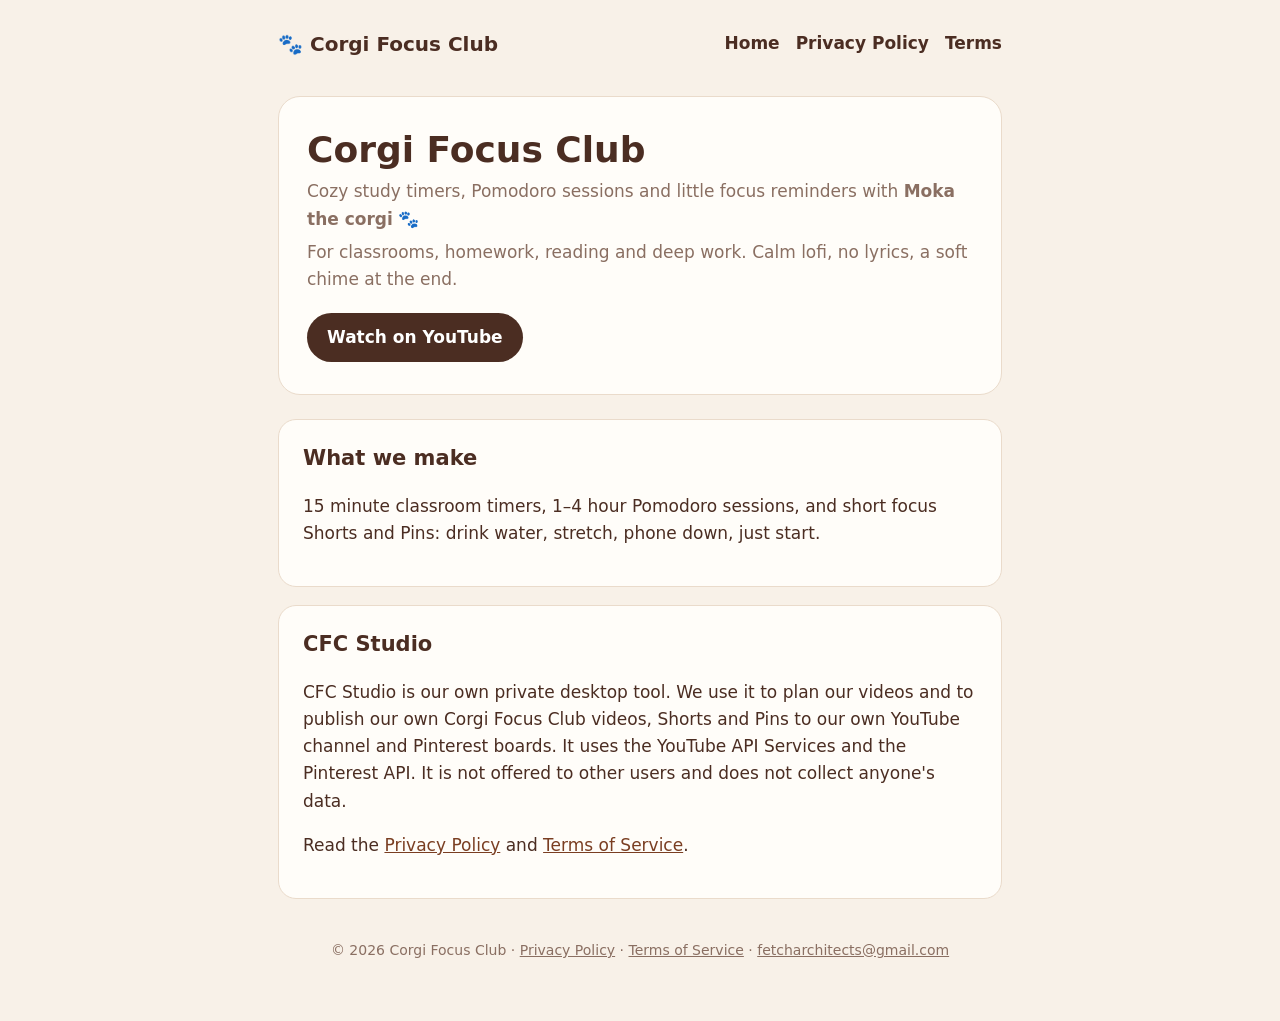
<file: index.html>
<!doctype html><html lang="en"><head><meta charset="utf-8"><meta name="viewport" content="width=device-width, initial-scale=1"><link rel="stylesheet" href="/style.css"><title>Corgi Focus Club · Cozy corgi study timers</title><meta name="description" content="Corgi Focus Club makes cozy study timers, Pomodoro sessions and focus Shorts with Moka the corgi."></head><body><div class="wrap">
<nav><a class="brand" href="/">🐾 Corgi Focus Club</a><div class="links"><a href="/">Home</a><a href="/privacy.html">Privacy Policy</a><a href="/terms.html">Terms</a></div></nav>
<section class="hero">
<h1>Corgi Focus Club</h1>
<p>Cozy study timers, Pomodoro sessions and little focus reminders with <b>Moka the corgi</b> 🐾</p>
<p>For classrooms, homework, reading and deep work. Calm lofi, no lyrics, a soft chime at the end.</p>
<a class="btn" href="https://www.youtube.com/@CorgiFocusClub">Watch on YouTube</a>
</section>
<section class="card"><h2>What we make</h2>
<p>15 minute classroom timers, 1–4 hour Pomodoro sessions, and short focus Shorts and Pins: drink water, stretch, phone down, just start.</p></section>
<section class="card"><h2>CFC Studio</h2>
<p>CFC Studio is our own private desktop tool. We use it to plan our videos and to publish our own Corgi Focus Club videos, Shorts and Pins to our own YouTube channel and Pinterest boards. It uses the YouTube API Services and the Pinterest API. It is not offered to other users and does not collect anyone's data.</p>
<p>Read the <a href="/privacy.html">Privacy Policy</a> and <a href="/terms.html">Terms of Service</a>.</p></section>
<footer>© 2026 Corgi Focus Club · <a href="/privacy.html">Privacy Policy</a> · <a href="/terms.html">Terms of Service</a> · <a href="mailto:fetcharchitects@gmail.com">fetcharchitects@gmail.com</a></footer>
</div></body></html>
</file>
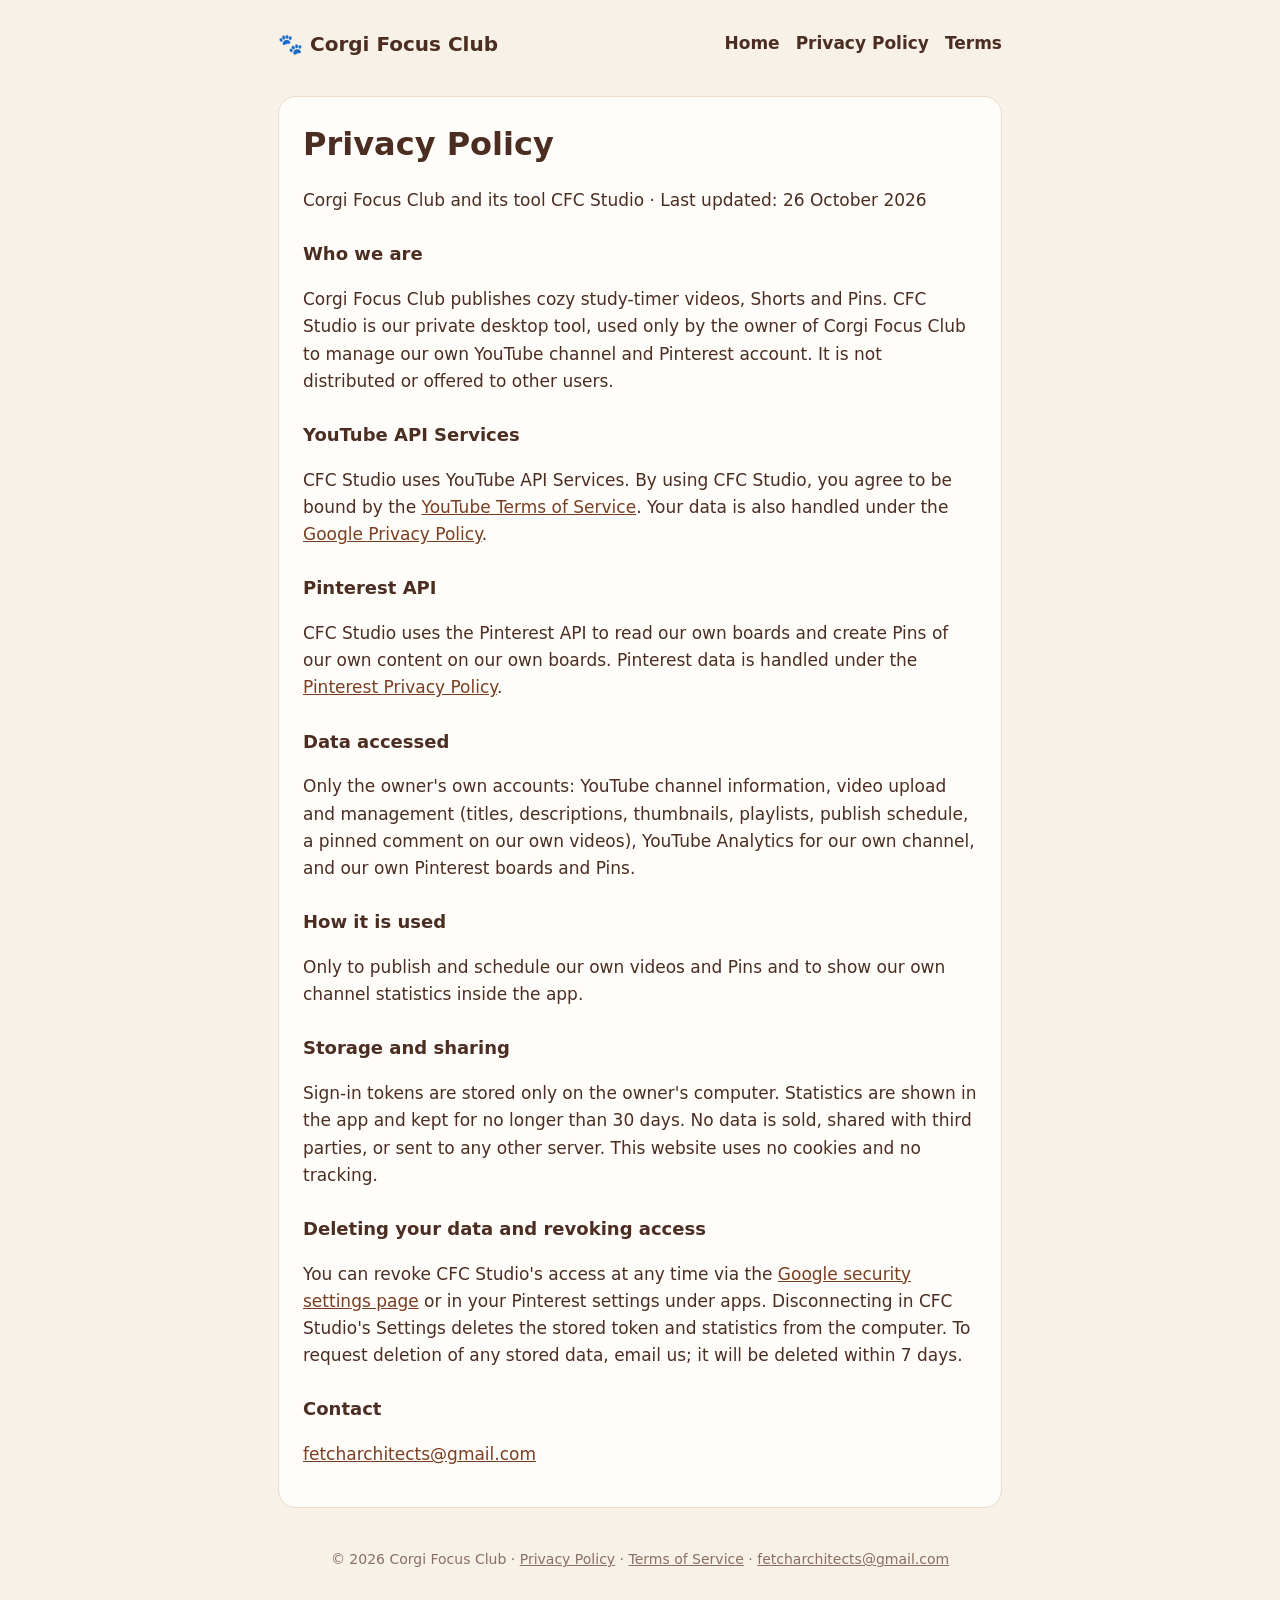
<file: privacy.html>
<!doctype html><html lang="en"><head><meta charset="utf-8"><meta name="viewport" content="width=device-width, initial-scale=1"><link rel="stylesheet" href="/style.css"><title>Privacy Policy · Corgi Focus Club</title></head><body><div class="wrap">
<nav><a class="brand" href="/">🐾 Corgi Focus Club</a><div class="links"><a href="/">Home</a><a href="/privacy.html">Privacy Policy</a><a href="/terms.html">Terms</a></div></nav>
<div class="card">
<h1 class="page">Privacy Policy</h1>
<p>Corgi Focus Club and its tool CFC Studio · Last updated: 26 October 2026</p>

<h3>Who we are</h3>
<p>Corgi Focus Club publishes cozy study-timer videos, Shorts and Pins. CFC Studio is our private desktop tool, used only by the owner of Corgi Focus Club to manage our own YouTube channel and Pinterest account. It is not distributed or offered to other users.</p>

<h3>YouTube API Services</h3>
<p>CFC Studio uses YouTube API Services. By using CFC Studio, you agree to be bound by the <a href="https://www.youtube.com/t/terms">YouTube Terms of Service</a>. Your data is also handled under the <a href="https://policies.google.com/privacy">Google Privacy Policy</a>.</p>

<h3>Pinterest API</h3>
<p>CFC Studio uses the Pinterest API to read our own boards and create Pins of our own content on our own boards. Pinterest data is handled under the <a href="https://policy.pinterest.com/privacy-policy">Pinterest Privacy Policy</a>.</p>

<h3>Data accessed</h3>
<p>Only the owner's own accounts: YouTube channel information, video upload and management (titles, descriptions, thumbnails, playlists, publish schedule, a pinned comment on our own videos), YouTube Analytics for our own channel, and our own Pinterest boards and Pins.</p>

<h3>How it is used</h3>
<p>Only to publish and schedule our own videos and Pins and to show our own channel statistics inside the app.</p>

<h3>Storage and sharing</h3>
<p>Sign-in tokens are stored only on the owner's computer. Statistics are shown in the app and kept for no longer than 30 days. No data is sold, shared with third parties, or sent to any other server. This website uses no cookies and no tracking.</p>

<h3>Deleting your data and revoking access</h3>
<p>You can revoke CFC Studio's access at any time via the <a href="https://security.google.com/settings/security/permissions">Google security settings page</a> or in your Pinterest settings under apps. Disconnecting in CFC Studio's Settings deletes the stored token and statistics from the computer. To request deletion of any stored data, email us; it will be deleted within 7 days.</p>

<h3>Contact</h3>
<p><a href="mailto:fetcharchitects@gmail.com">fetcharchitects@gmail.com</a></p>
</div>
<footer>© 2026 Corgi Focus Club · <a href="/privacy.html">Privacy Policy</a> · <a href="/terms.html">Terms of Service</a> · <a href="mailto:fetcharchitects@gmail.com">fetcharchitects@gmail.com</a></footer>
</div></body></html>
</file>
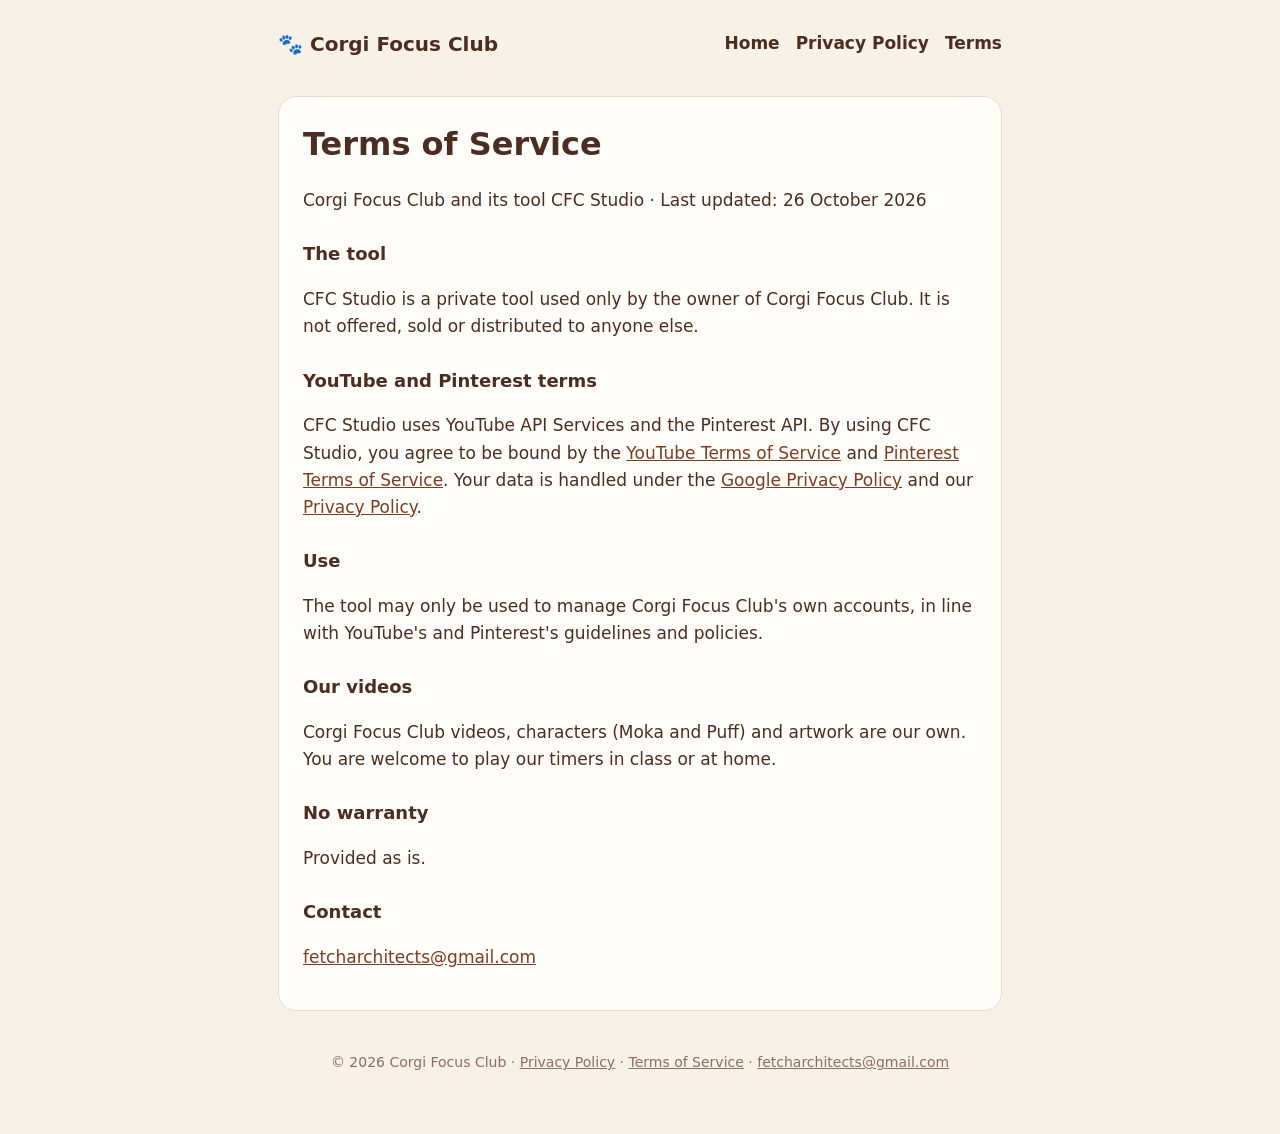
<file: terms.html>
<!doctype html><html lang="en"><head><meta charset="utf-8"><meta name="viewport" content="width=device-width, initial-scale=1"><link rel="stylesheet" href="/style.css"><title>Terms of Service · Corgi Focus Club</title></head><body><div class="wrap">
<nav><a class="brand" href="/">🐾 Corgi Focus Club</a><div class="links"><a href="/">Home</a><a href="/privacy.html">Privacy Policy</a><a href="/terms.html">Terms</a></div></nav>
<div class="card">
<h1 class="page">Terms of Service</h1>
<p>Corgi Focus Club and its tool CFC Studio · Last updated: 26 October 2026</p>
<h3>The tool</h3>
<p>CFC Studio is a private tool used only by the owner of Corgi Focus Club. It is not offered, sold or distributed to anyone else.</p>
<h3>YouTube and Pinterest terms</h3>
<p>CFC Studio uses YouTube API Services and the Pinterest API. By using CFC Studio, you agree to be bound by the <a href="https://www.youtube.com/t/terms">YouTube Terms of Service</a> and <a href="https://policy.pinterest.com/terms-of-service">Pinterest Terms of Service</a>. Your data is handled under the <a href="https://policies.google.com/privacy">Google Privacy Policy</a> and our <a href="/privacy.html">Privacy Policy</a>.</p>
<h3>Use</h3>
<p>The tool may only be used to manage Corgi Focus Club's own accounts, in line with YouTube's and Pinterest's guidelines and policies.</p>
<h3>Our videos</h3>
<p>Corgi Focus Club videos, characters (Moka and Puff) and artwork are our own. You are welcome to play our timers in class or at home.</p>
<h3>No warranty</h3>
<p>Provided as is.</p>
<h3>Contact</h3>
<p><a href="mailto:fetcharchitects@gmail.com">fetcharchitects@gmail.com</a></p>
</div>
<footer>© 2026 Corgi Focus Club · <a href="/privacy.html">Privacy Policy</a> · <a href="/terms.html">Terms of Service</a> · <a href="mailto:fetcharchitects@gmail.com">fetcharchitects@gmail.com</a></footer>
</div></body></html>
</file>
<file: style.css>
:root{--cream:#F8F1E8;--paper:#FFFDF9;--ink:#4B2D22;--mute:#8A6F62;--peach:#F6D9C4;--tan:#D9A37E}
*{box-sizing:border-box}
body{margin:0;background:var(--cream);color:var(--ink);font:17px/1.6 system-ui,-apple-system,"Segoe UI",sans-serif}
.wrap{max-width:760px;margin:0 auto;padding:28px 18px 60px}
nav{display:flex;justify-content:space-between;align-items:center;gap:12px;flex-wrap:wrap;margin-bottom:36px}
nav .brand{font-weight:800;font-size:20px;color:var(--ink);text-decoration:none}
nav .links a{color:var(--ink);margin-left:16px;font-weight:600;text-decoration:none}
nav .links a:hover{text-decoration:underline}
.hero{background:var(--paper);border:1px solid #EADBCB;border-radius:22px;padding:32px 28px;margin-bottom:24px}
.hero h1{margin:0 0 8px;font-size:36px;line-height:1.15}
.hero p{margin:6px 0;color:var(--mute)}
.btn{display:inline-block;margin-top:14px;background:var(--ink);color:#fff;padding:11px 20px;border-radius:999px;font-weight:700;text-decoration:none}
.card{background:var(--paper);border:1px solid #EADBCB;border-radius:18px;padding:22px 24px;margin-bottom:18px}
.card h2{margin:0 0 6px;font-size:21px}
h1.page{font-size:32px;margin:0 0 6px}
h3{margin:26px 0 4px;font-size:18px}
a{color:#7A3E22}
footer{margin-top:40px;font-size:14px;color:var(--mute);text-align:center}
footer a{color:var(--mute)}
</file>
